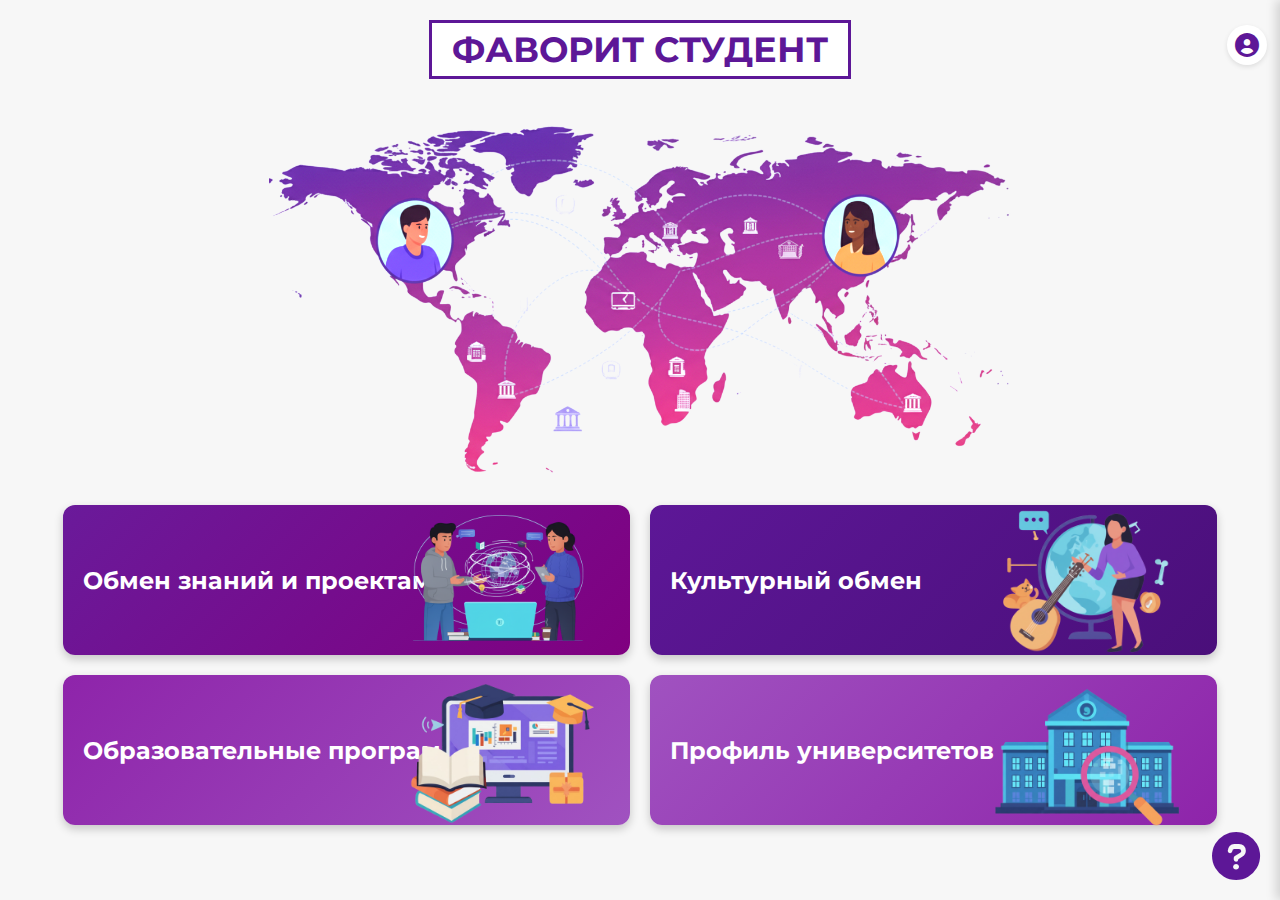
<file: index.html>
<!DOCTYPE html>
<html lang="ru">
<head>
    <meta charset="UTF-8">
    <meta name="viewport" content="width=device-width, initial-scale=1.0">
    <title>ВэбФаворитСтудентс</title>
    <link rel="stylesheet" href="https://cdnjs.cloudflare.com/ajax/libs/font-awesome/6.0.0-beta3/css/all.min.css">
    <link rel="stylesheet" href="style.css">
</head>
<body>

    <nav class="sidebar" id="sidebar">
        <div class="sidebar__header">
            <h2>Меню</h2>
            <i class="fa-solid fa-xmark close-icon" id="closeSidebar"></i>
        </div>
        <ul class="sidebar__list">
            <li><a href="#">Главная</a></li>
            <li><a href="#">Новости</a></li>
            <li><a href="#">Студенты</a></li>
            <li><a href="#">Университеты</a></li>
            <li><a href="#">Контакты</a></li>
        </ul>
    </nav>

    <div class="help-panel" id="helpPanel">
        <div class="help-panel__header">
            <h3>Обращение в тех поддержку</h3>
            <i class="fa-solid fa-xmark close-icon" id="closeHelpPanel"></i>
        </div>
        <div class="help-panel__content">
            <textarea placeholder="Введите ваше сообщение..." rows="5" class="support-textarea"></textarea>
            <button class="submit-btn">Отправить</button>
        </div>
    </div>

    <header class="header">
        <div class="header__left">
            </div>

        <div class="header__title-box">
            <h1 class="header__title">ФАВОРИТ СТУДЕНТ</h1>
        </div>

        <div class="header__right">
            <i class="fa-solid fa-circle-user fa-2x user-icon" id="profileToggle"></i> 
            
            <div class="profile-dropdown" id="profileDropdown">
                <a href="profile.html">Профиль</a>
                <a href="#">Мои заявки</a>
                <a href="сообщения.html">Сообщения</a>
            </div>
        </div>
    </header>

    <main class="content">
        <div class="hero-image-container">
            <img src="map_image.png" alt="Карта мира с изображением студентов" class="map-image">
        </div>

        <section class="cards-grid">
            <a href="#" class="card card--purple-dark">
                <h2>Обмен знаний и проектами</h2>
                <img src="qwe.png" alt="Обмен знаниями" class="card-icon">
            </a>

            <a href="Культурный обмен.html" class="card card--blue-dark">
                <h2>Культурный обмен</h2>
                <img src="hyt.png" alt="Культурный обмен" class="card-icon">
            </a>

            <a href="#" class="card card--purple-light">
                <h2>Образовательные программы</h2>
                <img src="asd.png" alt="Образовательные программы" class="card-icon">
            </a>

            <a href="Профиль университетов.html" class="card card--blue-light">
                <h2>Профиль университетов</h2>
                <img src="zxc.png" alt="Профиль университетов" class="card-icon">
            </a>
        </section>
    </main>

    <i class="fa-solid fa-circle-question fa-3x help-icon" id="openHelpPanel"></i>

    <script>
        const sidebar = document.getElementById('sidebar');
        const closeBtn = document.getElementById('closeSidebar');

        // Элементы для профильного меню
        const profileToggle = document.getElementById('profileToggle');
        const profileDropdown = document.getElementById('profileDropdown');

        // Элементы для панели помощи
        const helpPanel = document.getElementById('helpPanel');
        const openHelpBtn = document.getElementById('openHelpPanel');
        const closeHelpBtn = document.getElementById('closeHelpPanel');

        // Логика бокового меню (закрытие)
        closeBtn.addEventListener('click', () => {
            sidebar.classList.remove('sidebar--active');
        });

        // Логика профильного меню
        profileToggle.addEventListener('click', (event) => {
            profileDropdown.classList.toggle('profile-dropdown--active');
            event.stopPropagation();
        });

        // Закрытие меню при клике вне его
        document.addEventListener('click', (event) => {
            if (profileDropdown.classList.contains('profile-dropdown--active') && !profileDropdown.contains(event.target) && event.target !== profileToggle) {
                profileDropdown.classList.remove('profile-dropdown--active');
            }
        });

        // Логика панели помощи
        openHelpBtn.addEventListener('click', () => {
            helpPanel.classList.add('help-panel--active');
        });

        closeHelpBtn.addEventListener('click', () => {
            helpPanel.classList.remove('help-panel--active');
        });
    </script>
</body>
</html>
</file>
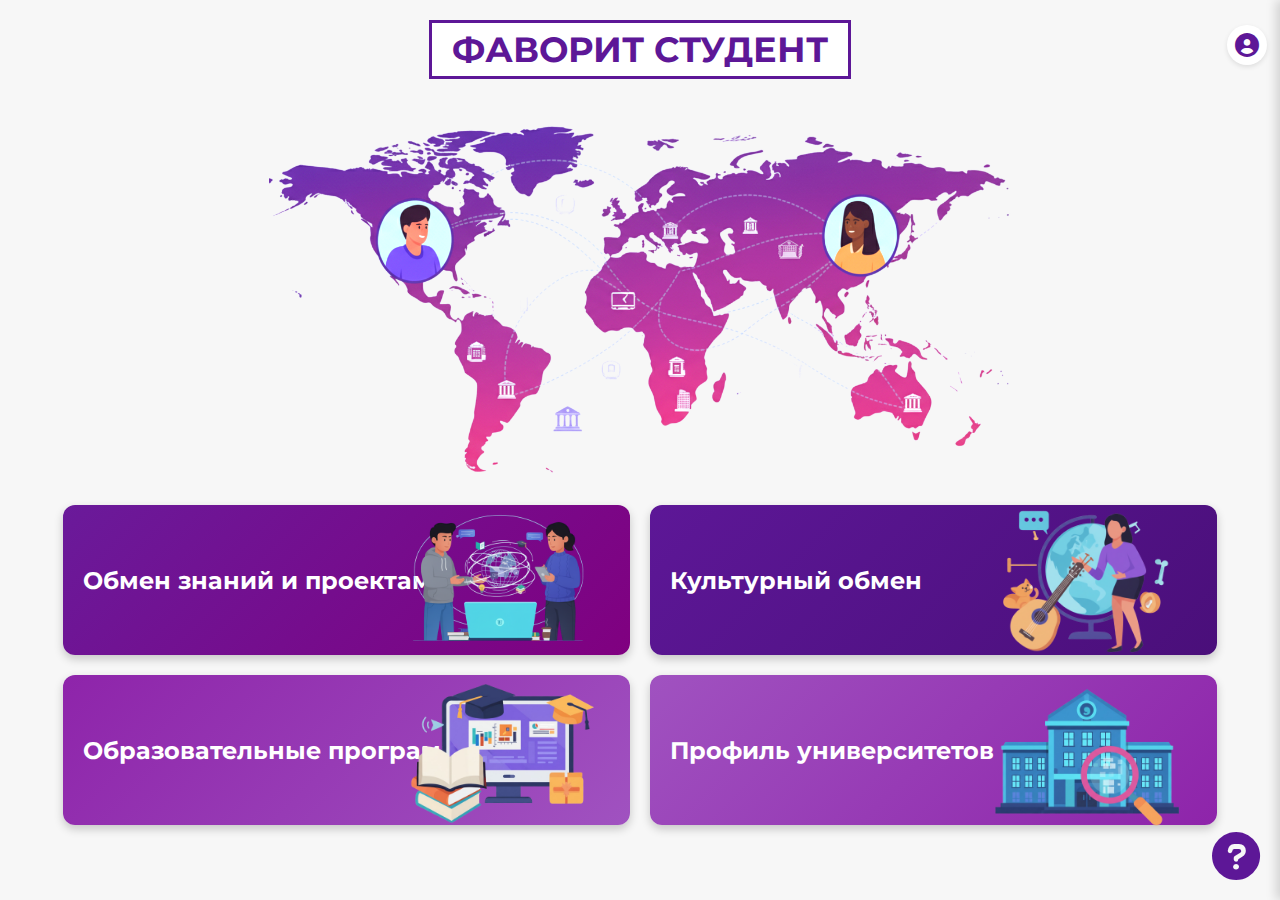
<file: Образовательные программы.html>
<!DOCTYPE html>
<html lang="ru">
<head>
    <meta charset="UTF-8">
    <meta name="viewport" content="width=device-width, initial-scale=1.0">
    <title>Образовательные программы</title>
    <link rel="stylesheet" href="https://cdnjs.cloudflare.com/ajax/libs/font-awesome/6.0.0-beta3/css/all.min.css">
    <link rel="stylesheet" href="style.css">
</head>
<body>

    <nav class="sidebar" id="sidebar">
        <div class="sidebar__header">
            <h2>Меню</h2>
            <i class="fa-solid fa-xmark close-icon" id="closeSidebar"></i>
        </div>
        <ul class="sidebar__list">
            <li><a href="#">Главная</a></li>
            <li><a href="#">Новости</a></li>
            <li><a href="#">Студенты</a></li>
            <li><a href="#">Университеты</a></li>
            <li><a href="#">Контакты</a></li>
        </ul>
    </nav>

    <div class="help-panel" id="helpPanel">
        <div class="help-panel__header">
            <h3>Обращение в тех поддержку</h3>
            <i class="fa-solid fa-xmark close-icon" id="closeHelpPanel"></i>
        </div>
        <div class="help-panel__content">
            <textarea placeholder="Введите ваше сообщение..." rows="5" class="support-textarea"></textarea>
            <button class="submit-btn">Отправить</button>
        </div>
    </div>

    <header class="header">
        <div class="header__left">
            </div>

        <div class="header__title-box">
            <h1 class="header__title">ФАВОРИТ СТУДЕНТ</h1>
        </div>

        <div class="header__right">
            <i class="fa-solid fa-circle-user fa-2x user-icon" id="profileToggle"></i> 
            
            <div class="profile-dropdown" id="profileDropdown">
                <a href="profile.html">Профиль</a>
                <a href="#">Мои заявки</a>
                <a href="сообщения.html">Сообщения</a>
            </div>
        </div>
    </header>

    <main class="content">
        <div class="hero-image-container">
            <img src="map_image.png" alt="Карта мира с изображением студентов" class="map-image">
        </div>

        <section class="cards-grid">
            <a href="#" class="card card--purple-dark">
                <h2>Обмен знаний и проектами</h2>
                <img src="qwe.png" alt="Обмен знаниями" class="card-icon">
            </a>

            <a href="Культурный обмен.html" class="card card--blue-dark">
                <h2>Культурный обмен</h2>
                <img src="hyt.png" alt="Культурный обмен" class="card-icon">
            </a>

            <a href="Образовательные программы.html" class="card card--purple-light">
                <h2>Образовательные программы</h2>
                <img src="asd.png" alt="Образовательные программы" class="card-icon">
            </a>

            <a href="Профиль университетов.html" class="card card--blue-light">
                <h2>Профиль университетов</h2>
                <img src="zxc.png" alt="Профиль университетов" class="card-icon">
            </a>
        </section>
    </main>

    <i class="fa-solid fa-circle-question fa-3x help-icon" id="openHelpPanel"></i>

    <script>
        const sidebar = document.getElementById('sidebar');
        const closeBtn = document.getElementById('closeSidebar');

        // Элементы для профильного меню
        const profileToggle = document.getElementById('profileToggle');
        const profileDropdown = document.getElementById('profileDropdown');

        // Элементы для панели помощи
        const helpPanel = document.getElementById('helpPanel');
        const openHelpBtn = document.getElementById('openHelpPanel');
        const closeHelpBtn = document.getElementById('closeHelpPanel');

        // Логика бокового меню (закрытие)
        closeBtn.addEventListener('click', () => {
            sidebar.classList.remove('sidebar--active');
        });

        // Логика профильного меню
        profileToggle.addEventListener('click', (event) => {
            profileDropdown.classList.toggle('profile-dropdown--active');
            event.stopPropagation();
        });

        // Закрытие меню при клике вне его
        document.addEventListener('click', (event) => {
            if (profileDropdown.classList.contains('profile-dropdown--active') && !profileDropdown.contains(event.target) && event.target !== profileToggle) {
                profileDropdown.classList.remove('profile-dropdown--active');
            }
        });

        // Логика панели помощи
        openHelpBtn.addEventListener('click', () => {
            helpPanel.classList.add('help-panel--active');
        });

        closeHelpBtn.addEventListener('click', () => {
            helpPanel.classList.remove('help-panel--active');
        });
    </script>
</body>
</html>
</file>
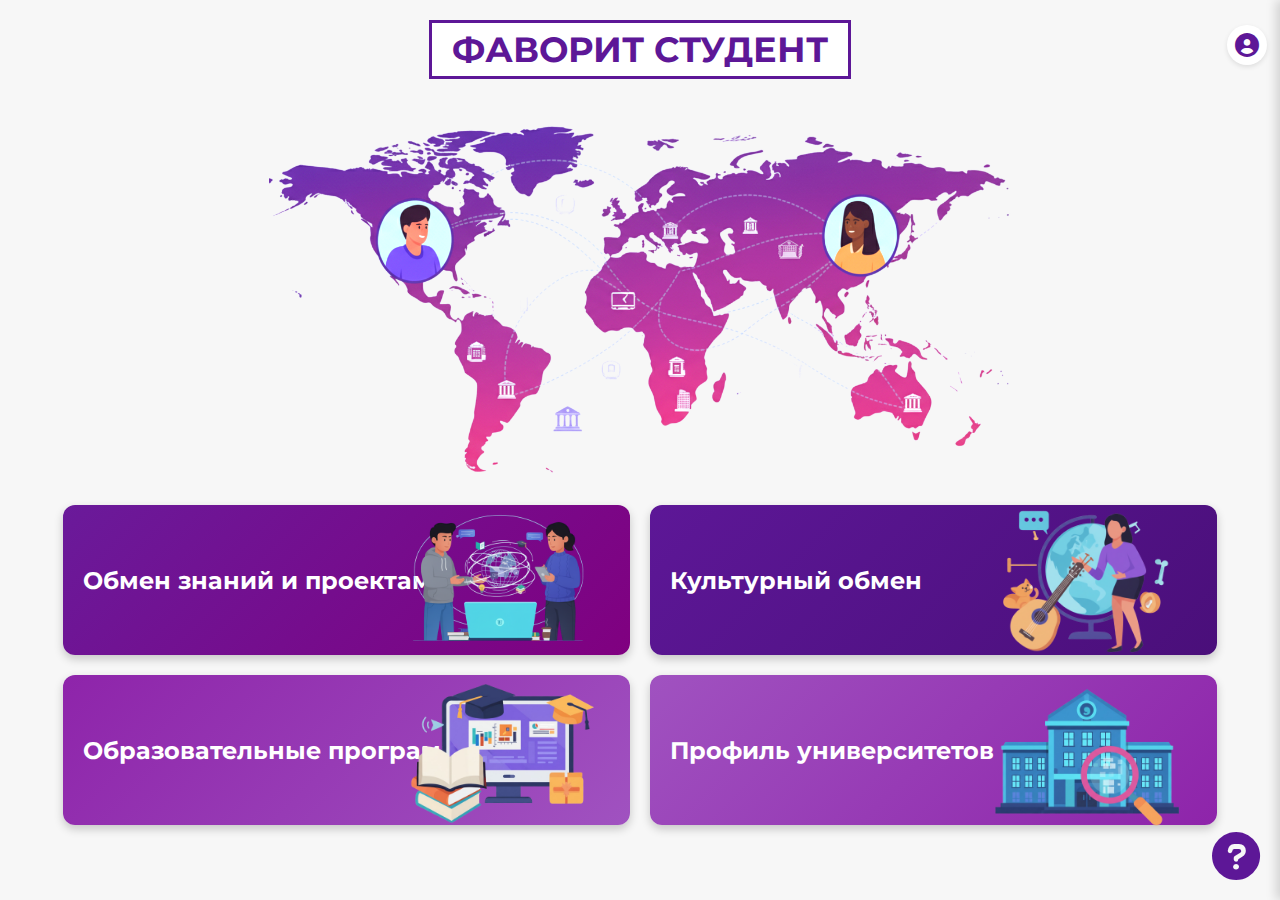
<file: ОбразовОбразовательные программы.html>
<!DOCTYPE html>
<html lang="ru">
<head>
    <meta charset="UTF-8">
    <meta name="viewport" content="width=device-width, initial-scale=1.0">
    <title>ВэбФаворитСтудентс</title>
    <link rel="stylesheet" href="https://cdnjs.cloudflare.com/ajax/libs/font-awesome/6.0.0-beta3/css/all.min.css">
    <link rel="stylesheet" href="style.css">
</head>
<body>

    <nav class="sidebar" id="sidebar">
        <div class="sidebar__header">
            <h2>Меню</h2>
            <i class="fa-solid fa-xmark close-icon" id="closeSidebar"></i>
        </div>
        <ul class="sidebar__list">
            <li><a href="#">Главная</a></li>
            <li><a href="#">Новости</a></li>
            <li><a href="#">Студенты</a></li>
            <li><a href="#">Университеты</a></li>
            <li><a href="#">Контакты</a></li>
        </ul>
    </nav>

    <div class="help-panel" id="helpPanel">
        <div class="help-panel__header">
            <h3>Обращение в тех поддержку</h3>
            <i class="fa-solid fa-xmark close-icon" id="closeHelpPanel"></i>
        </div>
        <div class="help-panel__content">
            <textarea placeholder="Введите ваше сообщение..." rows="5" class="support-textarea"></textarea>
            <button class="submit-btn">Отправить</button>
        </div>
    </div>

    <header class="header">
        <div class="header__left">
            </div>

        <div class="header__title-box">
            <h1 class="header__title">ФАВОРИТ СТУДЕНТ</h1>
        </div>

        <div class="header__right">
            <i class="fa-solid fa-circle-user fa-2x user-icon" id="profileToggle"></i> 
            
            <div class="profile-dropdown" id="profileDropdown">
                <a href="profile.html">Профиль</a>
                <a href="#">Мои заявки</a>
                <a href="сообщения.html">Сообщения</a>
            </div>
        </div>
    </header>

    <main class="content">
        <div class="hero-image-container">
            <img src="map_image.png" alt="Карта мира с изображением студентов" class="map-image">
        </div>

        <section class="cards-grid">
            <a href="#" class="card card--purple-dark">
                <h2>Обмен знаний и проектами</h2>
                <img src="qwe.png" alt="Обмен знаниями" class="card-icon">
            </a>

            <a href="Культурный обмен.html" class="card card--blue-dark">
                <h2>Культурный обмен</h2>
                <img src="hyt.png" alt="Культурный обмен" class="card-icon">
            </a>

            <a href="Образовательные программы.html" class="card card--purple-light">
                <h2>Образовательные программы</h2>
                <img src="asd.png" alt="Образовательные программы" class="card-icon">
            </a>

            <a href="Профиль университетов.html" class="card card--blue-light">
                <h2>Профиль университетов</h2>
                <img src="zxc.png" alt="Профиль университетов" class="card-icon">
            </a>
        </section>
    </main>

    <i class="fa-solid fa-circle-question fa-3x help-icon" id="openHelpPanel"></i>

    <script>
        const sidebar = document.getElementById('sidebar');
        const closeBtn = document.getElementById('closeSidebar');

        // Элементы для профильного меню
        const profileToggle = document.getElementById('profileToggle');
        const profileDropdown = document.getElementById('profileDropdown');

        // Элементы для панели помощи
        const helpPanel = document.getElementById('helpPanel');
        const openHelpBtn = document.getElementById('openHelpPanel');
        const closeHelpBtn = document.getElementById('closeHelpPanel');

        // Логика бокового меню (закрытие)
        closeBtn.addEventListener('click', () => {
            sidebar.classList.remove('sidebar--active');
        });

        // Логика профильного меню
        profileToggle.addEventListener('click', (event) => {
            profileDropdown.classList.toggle('profile-dropdown--active');
            event.stopPropagation();
        });

        // Закрытие меню при клике вне его
        document.addEventListener('click', (event) => {
            if (profileDropdown.classList.contains('profile-dropdown--active') && !profileDropdown.contains(event.target) && event.target !== profileToggle) {
                profileDropdown.classList.remove('profile-dropdown--active');
            }
        });

        // Логика панели помощи
        openHelpBtn.addEventListener('click', () => {
            helpPanel.classList.add('help-panel--active');
        });

        closeHelpBtn.addEventListener('click', () => {
            helpPanel.classList.remove('help-panel--active');
        });
    </script>
</body>
</html>
</file>
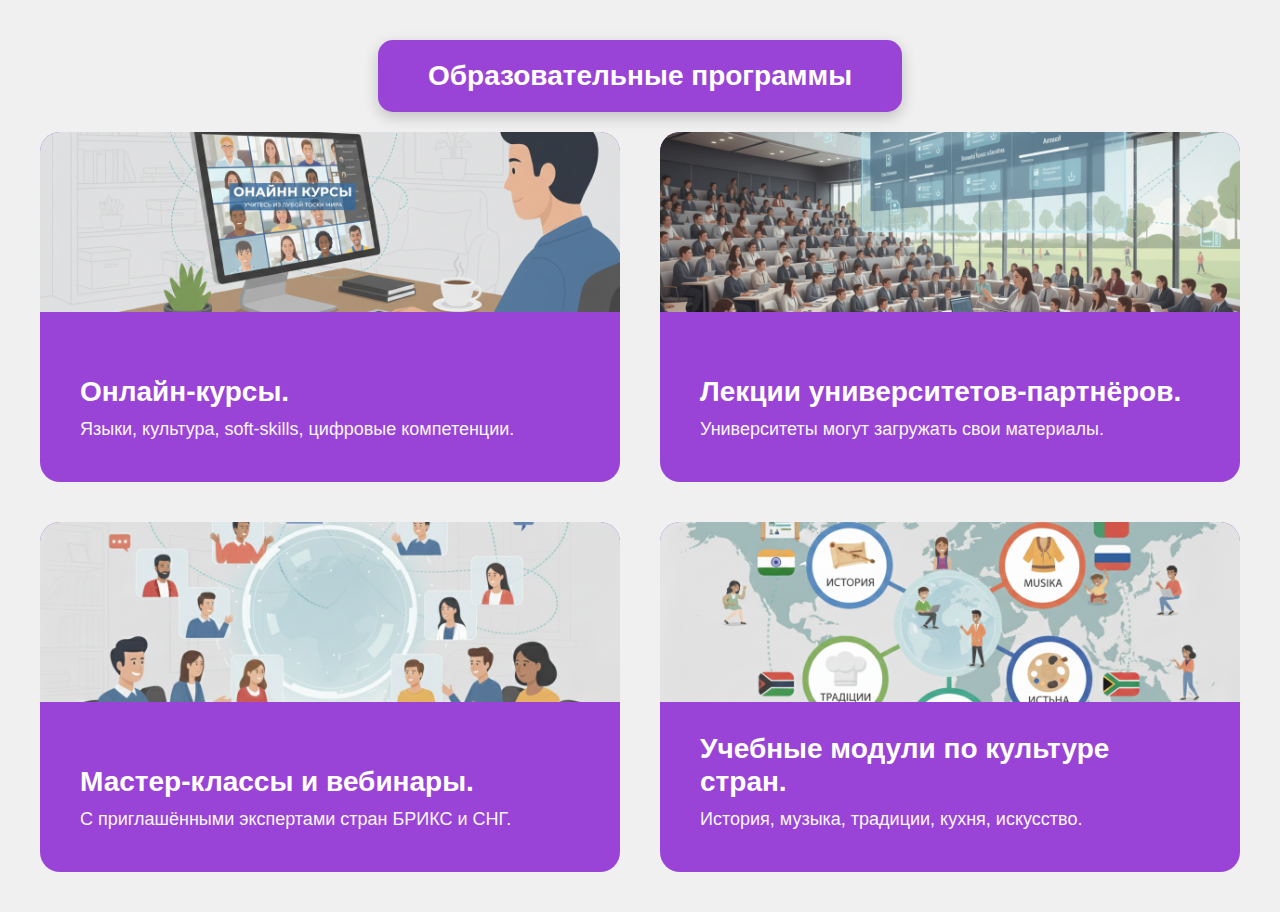
<file: Оброзовательные программы.html>
<!DOCTYPE html>
<html lang="ru">
<head>
    <meta charset="UTF-8">
    <meta name="viewport" content="width=device-width, initial-scale=1.0">
    <title>Образовательные блоки</title>
    <link rel="stylesheet" href="Образовательные программы.css">
</head>
<body>

    <div class="header-title-wrapper">
        <div class="header-title">Образовательные программы</div>
    </div>

    <div class="container">
        <div class="block">
            <div class="image-placeholder">
                <img src="1.png" alt="Иконка онлайн-курсов">
            </div>
            <div class="text-content"> <div class="title">Онлайн-курсы.</div>
                <div class="description">Языки, культура, soft-skills, цифровые компетенции.</div>
            </div>
        </div>

        <div class="block">
            <div class="image-placeholder">
                <img src="2.png" alt="Иконка лекций">
            </div>
            <div class="text-content">
                <div class="title">Лекции университетов-партнёров.</div>
                <div class="description">Университеты могут загружать свои материалы.</div>
            </div>
        </div>

        <div class="block">
            <div class="image-placeholder">
                <img src="3.png" alt="Иконка мастер-классов">
            </div>
            <div class="text-content">
                <div class="title">Мастер-классы и вебинары.</div>
                <div class="description">С приглашёнными экспертами стран БРИКС и СНГ.</div>
            </div>
        </div>

        <div class="block">
            <div class="image-placeholder">
                <img src="4.png" alt="Иконка учебных модулей">
            </div>
            <div class="text-content">
                <div class="title">Учебные модули по культуре стран.</div>
                <div class="description">История, музыка, традиции, кухня, искусство.</div>
            </div>
        </div>
    </div>

</body>
</html>
</file>
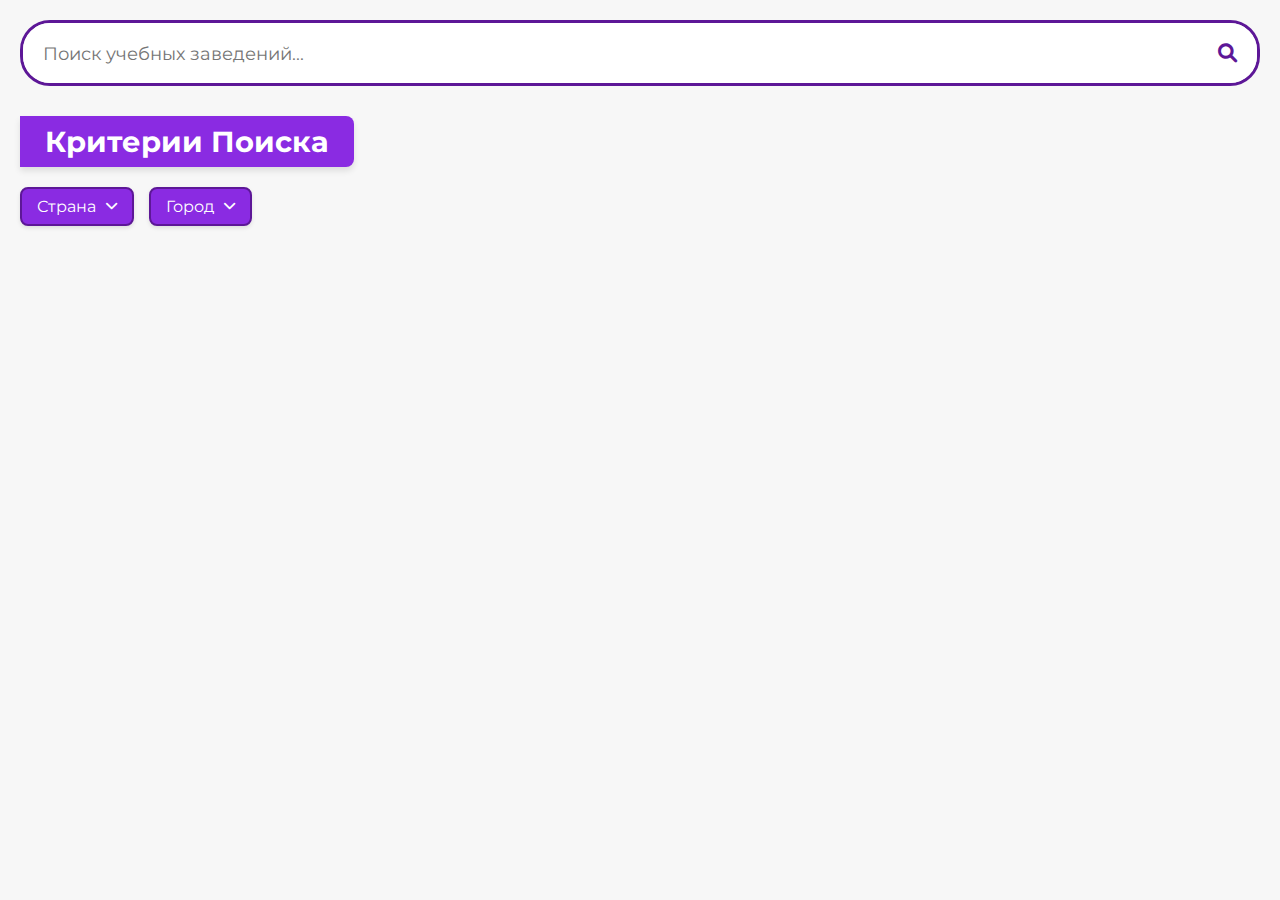
<file: Профиль университетов.html>
<!DOCTYPE html>
<html lang="ru">
<head>
    <meta charset="UTF-8">
    <meta name="viewport" content="width=device-width, initial-scale=1.0">
    <title>ФАВОРИТ</title>
    <link rel="stylesheet" href="https://cdnjs.cloudflare.com/ajax/libs/font-awesome/6.0.0-beta3/css/all.min.css">
    <link rel="stylesheet" href="style.css">
    <link rel="stylesheet" href="Профиль университетов.css">
</head>
<body>

    <main class="content-search">
        
        <div class="search-bar-container">
            <input type="text" placeholder="Поиск учебных заведений..." class="search-input">
            <i class="fa-solid fa-magnifying-glass search-icon"></i>
        </div>

        <div class="criteria-container">
            <h2 class="criteria-title">Критерии Поиска</h2>

            <div class="dropdowns-row">
                <div class="custom-dropdown">
                    <span class="dropdown-text">Страна</span>
                    <i class="fa-solid fa-chevron-down dropdown-arrow"></i>
                </div>
                
                <div class="custom-dropdown">
                    <span class="dropdown-text">Город</span>
                    <i class="fa-solid fa-chevron-down dropdown-arrow"></i>
                </div>
                
            </div>
        </div>

    </main>

    <script>
        // Здесь будет код для открытия/закрытия выпадающих списков "Страна" и "Город"
    </script>
</body>

</html>
</file>
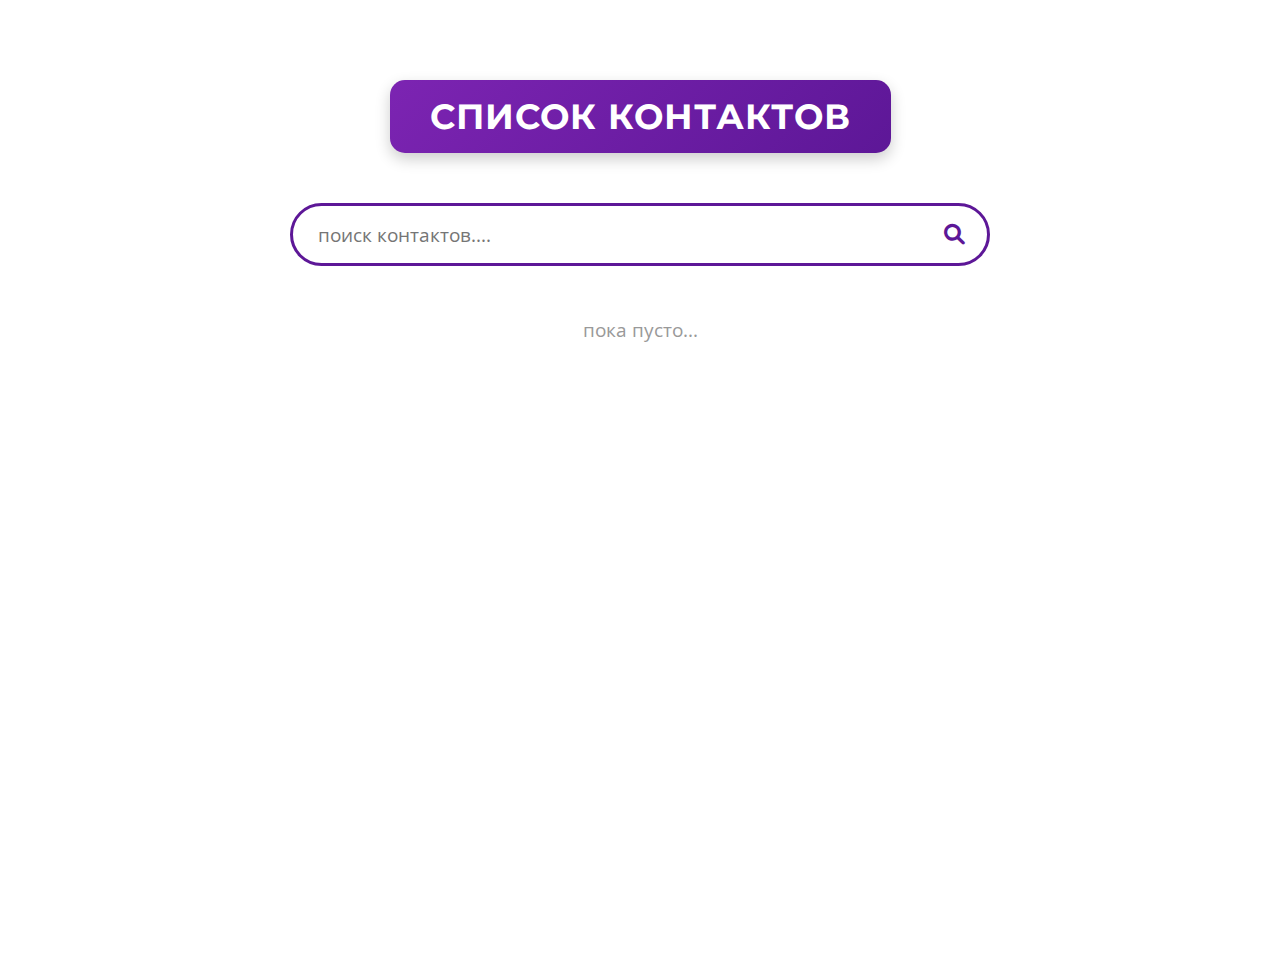
<file: сообщения.html>
<!DOCTYPE html>
<html lang="ru">
<head>
    <meta charset="UTF-8">
    <meta name="viewport" content="width=device-width, initial-scale=1.0">
    <title>Сообщения</title>
    <link rel="stylesheet" href="https://cdnjs.cloudflare.com/ajax/libs/font-awesome/6.0.0-beta3/css/all.min.css">
    <link rel="stylesheet" href="style.css"> 
    <link rel="stylesheet" href="Сообщения.css"> 
</head>
<body>

    <main class="contacts-main">
        
        <div class="header-banner">
            <h1>Список контактов</h1> 
        </div>
        
        <div class="search-container">
            <input type="text" placeholder="поиск контактов...." class="search-input">
            <i class="fa-solid fa-magnifying-glass search-icon"></i>
        </div>
        
        <div class="content-area">
            <p class="empty-message">пока пусто...</p>
        </div>
        
    </main>

</body>
</html>
</file>
<file: style.css>
/* ------------------- Основные переменные ------------------- */
@import url('https://fonts.googleapis.com/css2?family=Montserrat:wght@400;600;700&family=Open+Sans:wght@400;600&display=swap');

:root {
    --main-bg-color: #f7f7f7;
    --header-title-color: #5d1797;
    --icon-color-right: #5d1797;
    --sidebar-bg: #5d1797;
    --sidebar-accent: #4a0f7a;
    --text-font: 'Open Sans', sans-serif;
    --title-font: 'Montserrat', sans-serif;
}

/* ------------------- Общие стили ------------------- */
body {
    background-color: var(--main-bg-color);
    font-family: var(--text-font);
    display: flex;
    flex-direction: column;
    align-items: center;
    margin: 0;
    padding: 0;
    min-height: 100vh;
}

/* ------------------- Шапка ------------------- */
.header {
    width: 98%;
    max-width: 1800px;
    display: flex;
    justify-content: center;
    align-items: flex-start;
    padding: 20px 0;
    margin-bottom: 30px;
    position: relative;
}

.header__left {
    position: absolute;
    left: 0;
    top: 20px;
    z-index: 10;
}

.menu-icon {
    font-size: 2.5em;
    color: var(--icon-color-right);
    cursor: pointer;
    transition: transform 0.2s ease;
}

.menu-icon:hover {
    transform: scale(1.1);
}

.header__title-box {
    border: 3px solid var(--header-title-color);
    padding: 5px 20px;
    position: absolute;
    top: 20px;
    left: 50%;
    transform: translateX(-50%);
    background-color: white;
    z-index: 5;
}

.header__title {
    font-size: 2.2em;
    font-weight: 700;
    color: var(--header-title-color);
    text-transform: uppercase;
    font-family: var(--title-font);
    margin: 0;
}

.header__right {
    flex-direction: column;
    gap: 15px;
    position: absolute;
    right: 0;
    top: 25px;
    display: flex;
    align-items: center;
    z-index: 10;
}

.user-icon, .mail-icon, .question-icon {
    font-size: 1.5em;
    width: 40px;
    height: 40px;
    display: flex;
    justify-content: center;
    align-items: center;
    background-color: white;
    border-radius: 50%;
    box-shadow: 0 2px 5px rgba(0, 0, 0, 0.1);
    color: var(--icon-color-right);
    cursor: pointer;
    transition: transform 0.2s ease;
}

.user-icon:hover, .mail-icon:hover, .question-icon:hover {
    transform: scale(1.1);
}

/* ------------------- Основное содержимое ------------------- */
.content {
    width: 98%;
    max-width: 1400px;
    flex-grow: 1;
    margin-top: 40px;
    margin-left: auto;
    margin-right: auto;
}

/* КАРТА */
.hero-image-container {
    text-align: center;
    margin: 15px 0 30px 0; /* уменьшено расстояние сверху */
}

.map-image {
    width: 100%;
    height: auto;
    max-height: 350px;
    object-fit: contain;
    display: block;
    filter: brightness(1.1) saturate(1.1);
}

/* ------------------- Карточки ------------------- */
.cards-grid {
    display: grid;
    grid-template-columns: repeat(2, 1fr);
    gap: 20px;
    margin-bottom: 50px;
    padding: 0 50px;
}

.card {
    min-height: 120px;
    position: relative;
    text-decoration: none;
    color: white;
    padding: 15px 20px;
    border-radius: 12px;
    display: flex;
    align-items: center;
    transition: transform 0.3s ease, box-shadow 0.3s ease;
    cursor: pointer;
    box-shadow: 0 4px 10px rgba(0, 0, 0, 0.2);
    padding-right: 120px;
    font-family: var(--title-font);
}

.card:hover {
    transform: translateY(-5px);
    box-shadow: 0 10px 25px rgba(0, 0, 0, 0.3);
}

.card h2 {
    font-size: 1.5em;
    width: 100%;
    margin: 0;
}

/* ------------------- Иконки в карточках ------------------- */
.card-icon {
    /* ГЛАВНОЕ ИЗМЕНЕНИЕ: Абсолютное позиционирование для вывода за пределы кнопки */
    position: absolute;
    right: 0; /* Прижимаем к правому краю кнопки */
    top: 50%;
    transform: translateY(-50%); /* Центрируем по вертикали */

    /* УВЕЛИЧЕНИЕ РАЗМЕРА КАРТИНКИ: */
    width: 230px; 
    height: 230px; 
    object-fit: contain;
    
    /* ПРОЗРАЧНОСТЬ И БЕЗ РАМКИ: */
    background-color: transparent; 
    padding: 0; 
    border-radius: 0; 
    margin-left: 0; /* Убираем лишние margin */
    margin-right: 15px; /* Небольшой отступ от края */
}

/* ------------------- Цветовые стили карточек (ВСЕ ФИОЛЕТОВЫЕ) ------------------- */
.card--purple-dark {
    background-image: linear-gradient(135deg, #6a1a9a 0%, #800080 100%);
}
.card--blue-dark {
    /* ИЗМЕНЕНО: теперь фиолетовый */
    background-image: linear-gradient(135deg, #5d1797 0%, #4a0f7a 100%); 
}
.card--purple-light {
    background-image: linear-gradient(135deg, #8e24aa 0%, #a052c0 100%);
}
.card--blue-light {
    /* ИЗМЕНЕНО: теперь фиолетовый */
    background-image: linear-gradient(135deg, #a052c0 0%, #8e24aa 100%);
}

/* ------------------- Боковое меню ------------------- */
.sidebar {
    position: fixed;
    top: 0;
    left: -280px; /* Скрыто изначально */
    width: 260px;
    height: 100%;
    background-color: var(--sidebar-bg);
    color: white;
    box-shadow: 3px 0 10px rgba(0, 0, 0, 0.3);
    transition: left 0.3s ease;
    z-index: 1000;
    display: flex;
    flex-direction: column;
}

.sidebar--active {
    left: 0; /* Меню выезжает */
}

.sidebar__header {
    display: flex;
    justify-content: space-between;
    align-items: center;
    padding: 15px 20px;
    background-color: var(--sidebar-accent);
    border-bottom: 1px solid rgba(255, 255, 255, 0.3);
}

.sidebar__header h2 {
    margin: 0;
    font-size: 1.4em;
    font-family: var(--title-font);
}

.close-icon {
    font-size: 1.5em;
    cursor: pointer;
    transition: transform 0.2s ease;
}

.close-icon:hover {
    transform: scale(1.1);
}

.sidebar__list {
    list-style: none;
    padding: 20px;
    margin: 0;
}

.sidebar__list li {
    margin-bottom: 15px;
}

.sidebar__list a {
    color: white;
    text-decoration: none;
    font-size: 1.2em;
    transition: color 0.2s ease;
}

.sidebar__list a:hover {
    color: #ffd700;
}
/* ------------------- Панель Профиля (Dropdown) ------------------- */
.profile-dropdown {
    position: absolute;
    top: 55px; /* Сдвиг вниз от иконки */
    right: 0;
    width: 150px;
    background-color: white;
    box-shadow: 0 4px 12px rgba(0, 0, 0, 0.15);
    border-radius: 8px;
    display: flex;
    flex-direction: column;
    overflow: hidden;
    
    /* СКРЫТИЕ: Используем transform для эффекта выезда */
    visibility: hidden;
    opacity: 0;
    transform: translateY(-10px);
    transition: opacity 0.2s ease, transform 0.2s ease, visibility 0.2s;
    
    z-index: 100; /* Должен быть выше шапки */
}

/* СТИЛИЗАЦИЯ: Видимое состояние */
.profile-dropdown--active {
    visibility: visible;
    opacity: 1;
    transform: translateY(0);
}

/* СТИЛИЗАЦИЯ: Кнопки внутри */
.profile-dropdown a {
    padding: 10px 15px;
    text-decoration: none;
    color: var(--sidebar-bg); /* Используем фиолетовый цвет */
    font-size: 0.95em;
    font-family: var(--text-font);
    transition: background-color 0.1s ease;
}

.profile-dropdown a:hover {
    background-color: #f0f0f0;
}
/* ------------------- Конец Панели Профиля ------------------- */

/* ------------------- Стили для иконки помощи (Кнопка) ------------------- */
.help-icon {
    position: fixed;
    bottom: 20px;
    right: 20px;
    color: var(--icon-color-right); /* #5d1797 */
    z-index: 1000;
    cursor: pointer;
    transition: transform 0.2s ease;
}

.help-icon:hover {
    transform: scale(1.1);
    color: var(--sidebar-accent); /* #4a0f7a - более темный */
}

/* ------------------- Стили для выезжающей панели помощи ------------------- */
.help-panel {
    position: fixed;
    top: 0;
    right: 0;
    width: 300px; 
    height: 100%;
    background-color: #ffffff; /* Белый фон */
    box-shadow: -4px 0 10px rgba(0, 0, 0, 0.15);
    transform: translateX(100%); /* Скрыта за пределами экрана */
    transition: transform 0.3s ease-out;
    z-index: 999; 
    padding: 20px;
    box-sizing: border-box;
}

.help-panel--active {
    transform: translateX(0); /* Сдвигаем панель на экран */
}

.help-panel__header {
    display: flex;
    justify-content: space-between;
    align-items: center;
    margin-bottom: 20px;
    border-bottom: 1px solid #ddd;
    padding-bottom: 10px;
}

.help-panel__header h3 {
    margin: 0;
    color: var(--header-title-color); /* #5d1797 */
    font-family: var(--title-font);
}

/* ------------------- Стили для формы обращения ------------------- */
.support-textarea {
    width: 100%;
    padding: 10px;
    margin-bottom: 15px;
    border: 1px solid #ccc;
    border-radius: 5px;
    box-sizing: border-box; 
    resize: vertical; 
    font-family: var(--text-font);
}

.submit-btn {
    width: 100%;
    padding: 10px;
    background-color: var(--sidebar-bg); /* #5d1797 */
    color: white;
    border: none;
    border-radius: 5px;
    cursor: pointer;
    font-weight: 600;
    font-family: var(--title-font);
    transition: background-color 0.2s;
}

.submit-btn:hover {
    background-color: var(--sidebar-accent); /* #4a0f7a */
}
</file>
<file: Образовательные программы.css>
body {
    font-family: -apple-system, BlinkMacSystemFont, "Segoe UI", Roboto, "Helvetica Neue", Arial, sans-serif;
    margin: 0; 
    padding: 0; 
    background-color: #f0f0f0; 
    display: flex; 
    flex-direction: column; 
    align-items: center; 
    min-height: 100vh;
}

/* Стили для рамки-заголовка */
.header-title-wrapper {
    width: 100%;
    display: flex;
    justify-content: center; 
    padding: 40px 0 20px 0; 
}

.header-title {
    background-color: #9944D7; 
    color: white;
    font-size: 28px; 
    font-weight: 600;
    padding: 20px 50px; 
    border-radius: 15px; 
    box-shadow: 0 5px 15px rgba(0, 0, 0, 0.2); 
}

/* Стили для основного контейнера сетки */
.container {
    display: grid;
    grid-template-columns: repeat(2, 1fr);
    gap: 40px; 
    width: 100%; 
    max-width: none; 
    padding: 0 40px 40px 40px; 
    box-sizing: border-box; 
    flex-grow: 1; 
    justify-content: center; 
    align-content: start; 
}

/* Стили для интерактивных блоков (кнопок) */
.block {
    background-color: #9944D7; 
    border-radius: 20px; 
    padding: 0; 
    overflow: hidden; 
    color: white;
    /* Увеличенная высота */
    min-height: 350px; 
    display: flex;
    flex-direction: column;
    justify-content: space-between; 
    /* Анимация */
    transition: transform 0.3s ease, box-shadow 0.3s ease, background-color 0.3s ease; 
    cursor: pointer; 
}

.block:hover {
    transform: scale(1.03); 
    box-shadow: 0 15px 30px rgba(0, 0, 0, 0.4); 
    background-color: #8C39C9; 
}

/* Стили для области изображения */
.image-placeholder {
    /* Увеличенная высота области изображения */
    height: 180px; 
    margin: 0; 
    padding: 0;
    text-align: center; 
    display: flex;
    justify-content: center;
    align-items: center;
    background-color: #7A39A6; 
}

/* Стили для самого изображения (растягиваем на всю область) */
.image-placeholder img {
    width: 100%;
    height: 100%;
    object-fit: cover; 
    border-radius: 0; 
}

/* Стили для текстового содержимого (padding для отступов) */
.text-content {
    padding: 20px 40px 40px 40px; 
    margin-top: auto; 
}

/* Стили для текста */
.title {
    font-size: 28px; 
    font-weight: 700; 
    margin-bottom: 8px;
    line-height: 1.2;
}

.description {
    font-size: 18px; 
    font-weight: 300;
    opacity: 0.95; 
    line-height: 1.4;
}

/* ======================================
    МОБИЛЬНАЯ АДАПТАЦИЯ (МЕНЬШЕ 768px) 
    ======================================
*/
@media (max-width: 768px) {
    
    /* 1. КОНТЕЙНЕР */
    .container {
        grid-template-columns: 1fr; 
        gap: 20px; 
        padding: 20px; 
    }

    /* 2. ЗАГОЛОВОК */
    .header-title-wrapper {
        padding: 20px 0 15px 0; 
    }
    .header-title {
        font-size: 20px; 
        padding: 12px 25px; 
        border-radius: 12px;
    }

    /* 3. БЛОКИ */
    .block {
         /* Увеличенная высота для мобильных */
         min-height: 250px; 
         padding: 0; 
         /* Отключаем увеличение на мобильных устройствах */
         transition: box-shadow 0.3s ease, background-color 0.3s ease; 
    }
    .block:hover {
        transform: none; 
        box-shadow: 0 10px 20px rgba(0, 0, 0, 0.3); 
    }
    
    /* 4. ИЗОБРАЖЕНИЕ */
    .image-placeholder {
        /* Увеличенная высота области изображения для мобильных */
        height: 120px; 
    }

    /* 5. ТЕКСТ */
    .text-content {
        /* Корректируем padding на мобильных */
        padding: 15px 25px 25px 25px; 
    }
    
    .title {
        font-size: 22px; 
        margin-bottom: 5px;
    }
    .description {
        font-size: 16px; 
    }
}
</file>
<file: Профиль университетов.css>
/* ------------------- Переменные для фиолетовых стилей ------------------- */
:root {
    --primary-purple: #8A2BE2; /* Базовый фиолетовый */
    --border-purple: #5d1797; /* Темный фиолетовый для рамок */
    --text-font: 'Montserrat', sans-serif; 
}

/* ------------------- Общие стили для новой страницы ------------------- */
body {
    /* Сброс отступов для прижатия к краям окна */
    margin: 0;
    padding: 0;
    min-height: 100vh;
}

.content-search {
    width: 100%;
    /* Максимально расширяем контейнер */
    max-width: none; 
    
    /* ИЗМЕНЕНИЕ: Добавляем отступ сверху */
    padding-top: 20px; 
    
    padding-left: 20px; 
    padding-right: 20px;
    box-sizing: border-box; 
}

/* ------------------- 1. Стиль строки поиска ------------------- */
.search-bar-container {
    position: relative;
    display: flex;
    align-items: center;
    border: 3px solid var(--border-purple);
    /* Скругление углов */
    border-radius: 30px; 
    height: 60px; 
    overflow: hidden;
    margin-bottom: 30px;
}

.search-input {
    width: 100%;
    height: 100%;
    padding: 0 55px 0 20px;
    border: none;
    outline: none;
    font-size: 1.1em;
    font-family: var(--text-font);
    color: #333;
}

.search-icon {
    position: absolute;
    right: 0;
    width: 60px; 
    height: 100%;
    display: flex;
    justify-content: center;
    align-items: center;
    font-size: 1.2em;
    color: var(--border-purple); 
    cursor: pointer;
}

/* ------------------- 2. Стиль блока Критерии Поиска ------------------- */
.criteria-container {
    padding-top: 0; 
}

.criteria-title {
    background-color: var(--primary-purple);
    color: white;
    font-family: var(--text-font);
    font-weight: 700;
    font-size: 1.8em;
    padding: 8px 25px;
    margin: 0 0 20px 0;
    /* Округление только с правой стороны */
    border-top-right-radius: 8px;
    border-bottom-right-radius: 8px;
    width: fit-content;
    box-shadow: 0 4px 6px rgba(0, 0, 0, 0.1);
}

.dropdowns-row {
    display: flex;
    gap: 15px; 
}

.custom-dropdown {
    display: flex;
    align-items: center;
    background-color: var(--primary-purple);
    border: 2px solid var(--border-purple);
    color: white;
    padding: 8px 15px;
    border-radius: 8px;
    cursor: pointer;
    box-shadow: 0 2px 4px rgba(0, 0, 0, 0.1);
    transition: background-color 0.2s;
}

.custom-dropdown:hover {
    background-color: #791aab;
}

.dropdown-text {
    font-size: 1em;
    margin-right: 10px;
}

.dropdown-arrow {
    font-size: 0.8em;
}
</file>
<file: Сообщения.css>
/* ------------------- Общие стили для страницы сообщений ------------------- */
body {
    display: block; 
    background-color: white; 
}

.contacts-main {
    max-width: 900px;
    margin: 80px auto; 
    padding: 0 20px;
    text-align: center;
}

/* ------------------- Поле поиска ------------------- */
.search-container {
    position: relative;
    width: 100%;
    max-width: 700px; 
    margin: 0 auto 50px auto; /* Отступ 50px снизу после поля поиска */
}

.search-input {
    width: 100%;
    padding: 15px 50px 15px 25px;
    border: 3px solid var(--header-title-color, #5d1797); 
    border-radius: 40px;
    font-size: 1.2em;
    font-family: var(--text-font);
    box-sizing: border-box;
    transition: box-shadow 0.3s;
    outline: none;
    color: #333;
}

.search-input:focus {
    box-shadow: 0 0 10px rgba(93, 23, 151, 0.4); 
}

.search-icon {
    position: absolute;
    right: 25px;
    top: 50%;
    transform: translateY(-50%);
    color: var(--header-title-color, #5d1797); 
    font-size: 1.3em;
    cursor: pointer;
}

/* ------------------- Заголовок-баннер ------------------- */
.header-banner {
    display: inline-block;
    padding: 15px 40px;
    margin-bottom: 50px; /* Отступ 50px снизу после заголовка */
    background-color: var(--header-title-color, #5d1797);
    background-image: linear-gradient(135deg, #7c24b2 0%, #5d1797 100%); 
    border-radius: 15px;
    box-shadow: 0 6px 15px rgba(0, 0, 0, 0.2);
}

.header-banner h1 {
    color: white;
    font-size: 2.2em;
    font-weight: 700;
    margin: 0;
    font-family: var(--title-font);
    text-transform: uppercase;
    letter-spacing: 1px;
}

/* ------------------- Область контента ------------------- */
.content-area {
    margin-top: 20px;
}

.empty-message {
    color: #999;
    font-size: 1.2em;
    font-family: var(--text-font);
    margin-top: 50px;
}

/* ------------------- АДАПТАЦИЯ ДЛЯ МОБИЛЬНЫХ ТЕЛЕФОНОВ (до 600px) 📱 ------------------- */
@media (max-width: 600px) {
    
    .contacts-main {
        /* Уменьшаем вертикальный отступ на мобильных */
        margin: 50px auto 30px auto; 
        /* Уменьшаем горизонтальный padding, чтобы дать контенту больше места */
        padding: 0 15px;
    }

    /* --- Заголовок-баннер --- */
    .header-banner {
        /* Уменьшаем внутренние отступы */
        padding: 10px 20px;
        /* Уменьшаем внешний нижний отступ */
        margin-bottom: 30px; 
    }

    .header-banner h1 {
        /* Уменьшаем размер шрифта заголовка */
        font-size: 1.6em;
    }

    /* --- Поле поиска --- */
    .search-container {
        /* Уменьшаем внешний нижний отступ */
        margin-bottom: 30px; 
    }

    .search-input {
        /* Уменьшаем размер шрифта */
        font-size: 1em;
        /* Уменьшаем padding, особенно слева, чтобы текст был ближе к краю */
        padding: 12px 45px 12px 20px;
    }

    .search-icon {
        /* Сдвигаем иконку немного левее, чтобы она не прилипала к краю */
        right: 20px;
        /* Уменьшаем размер иконки */
        font-size: 1.2em; 
    }

    /* --- Сообщение об отсутствии контента --- */
    .empty-message {
        /* Уменьшаем размер шрифта */
        font-size: 1em;
        /* Уменьшаем верхний отступ */
        margin-top: 30px;
    }
}
</file>
